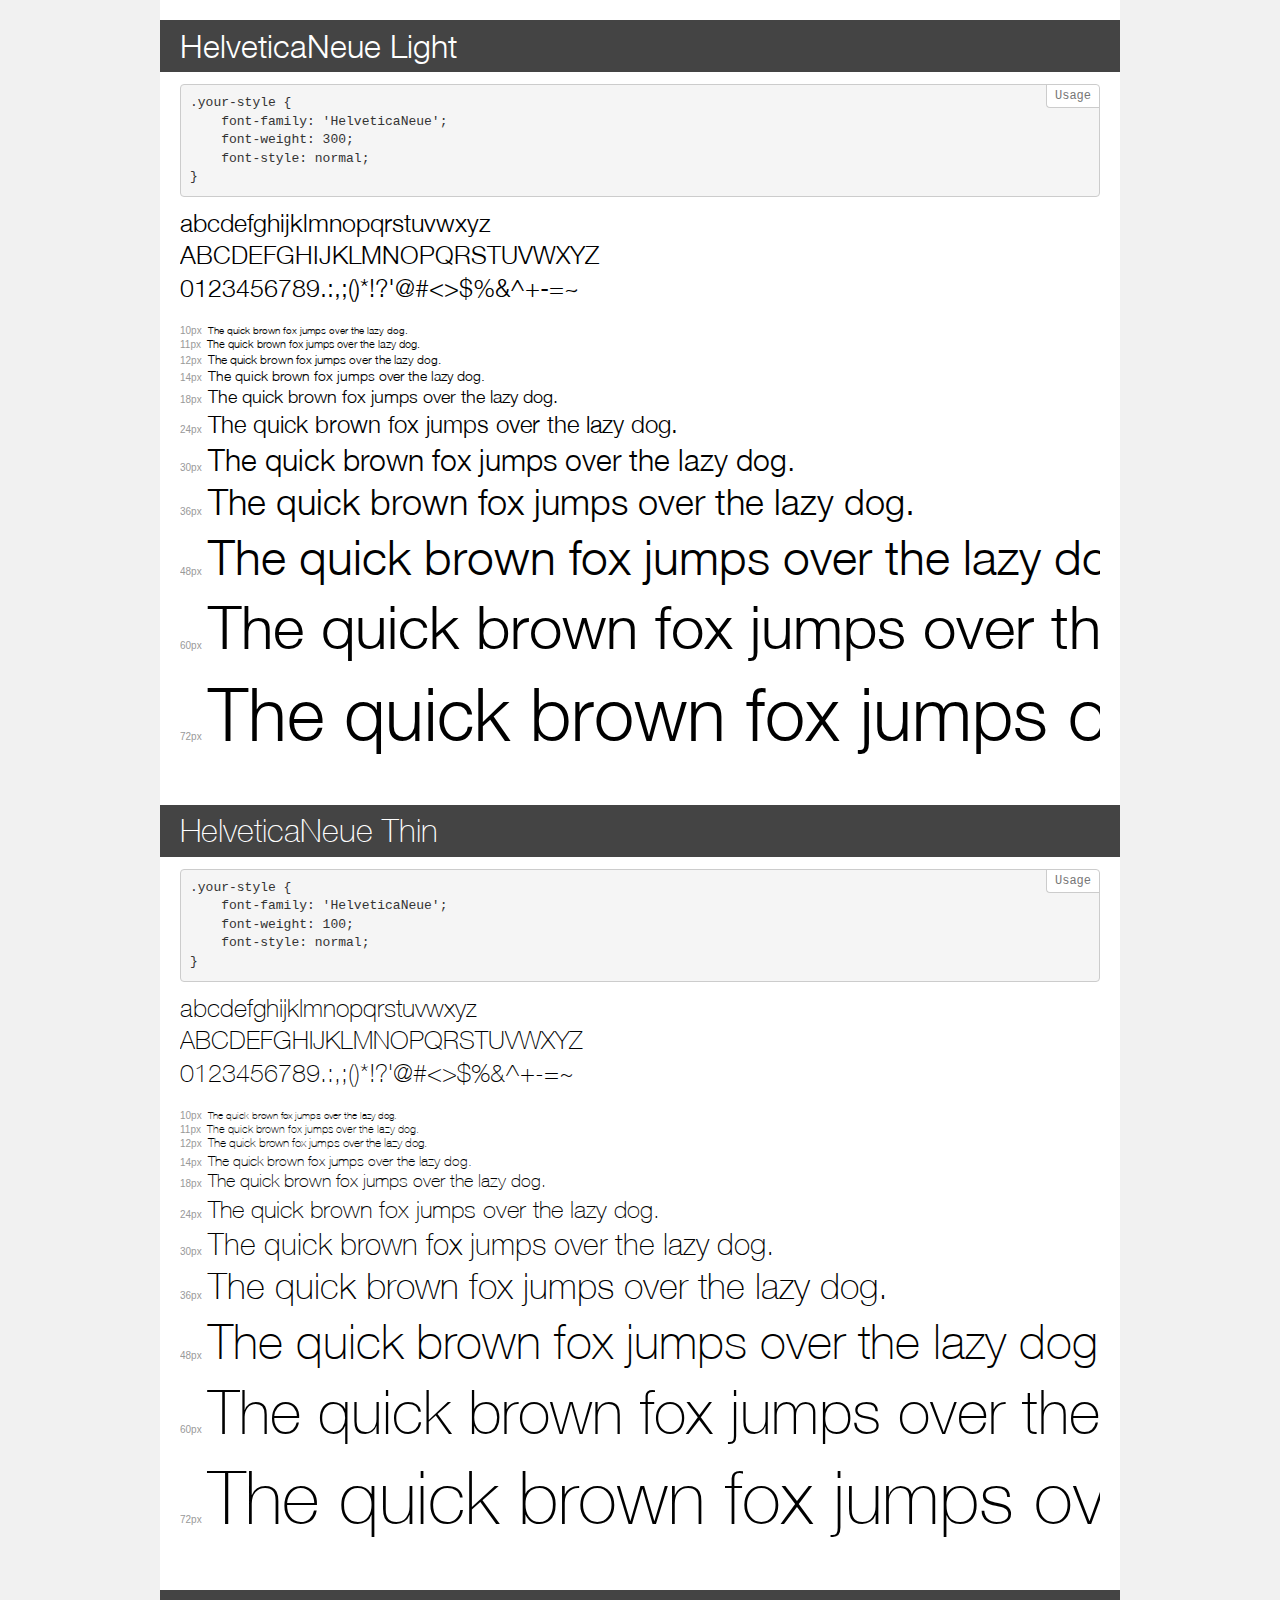
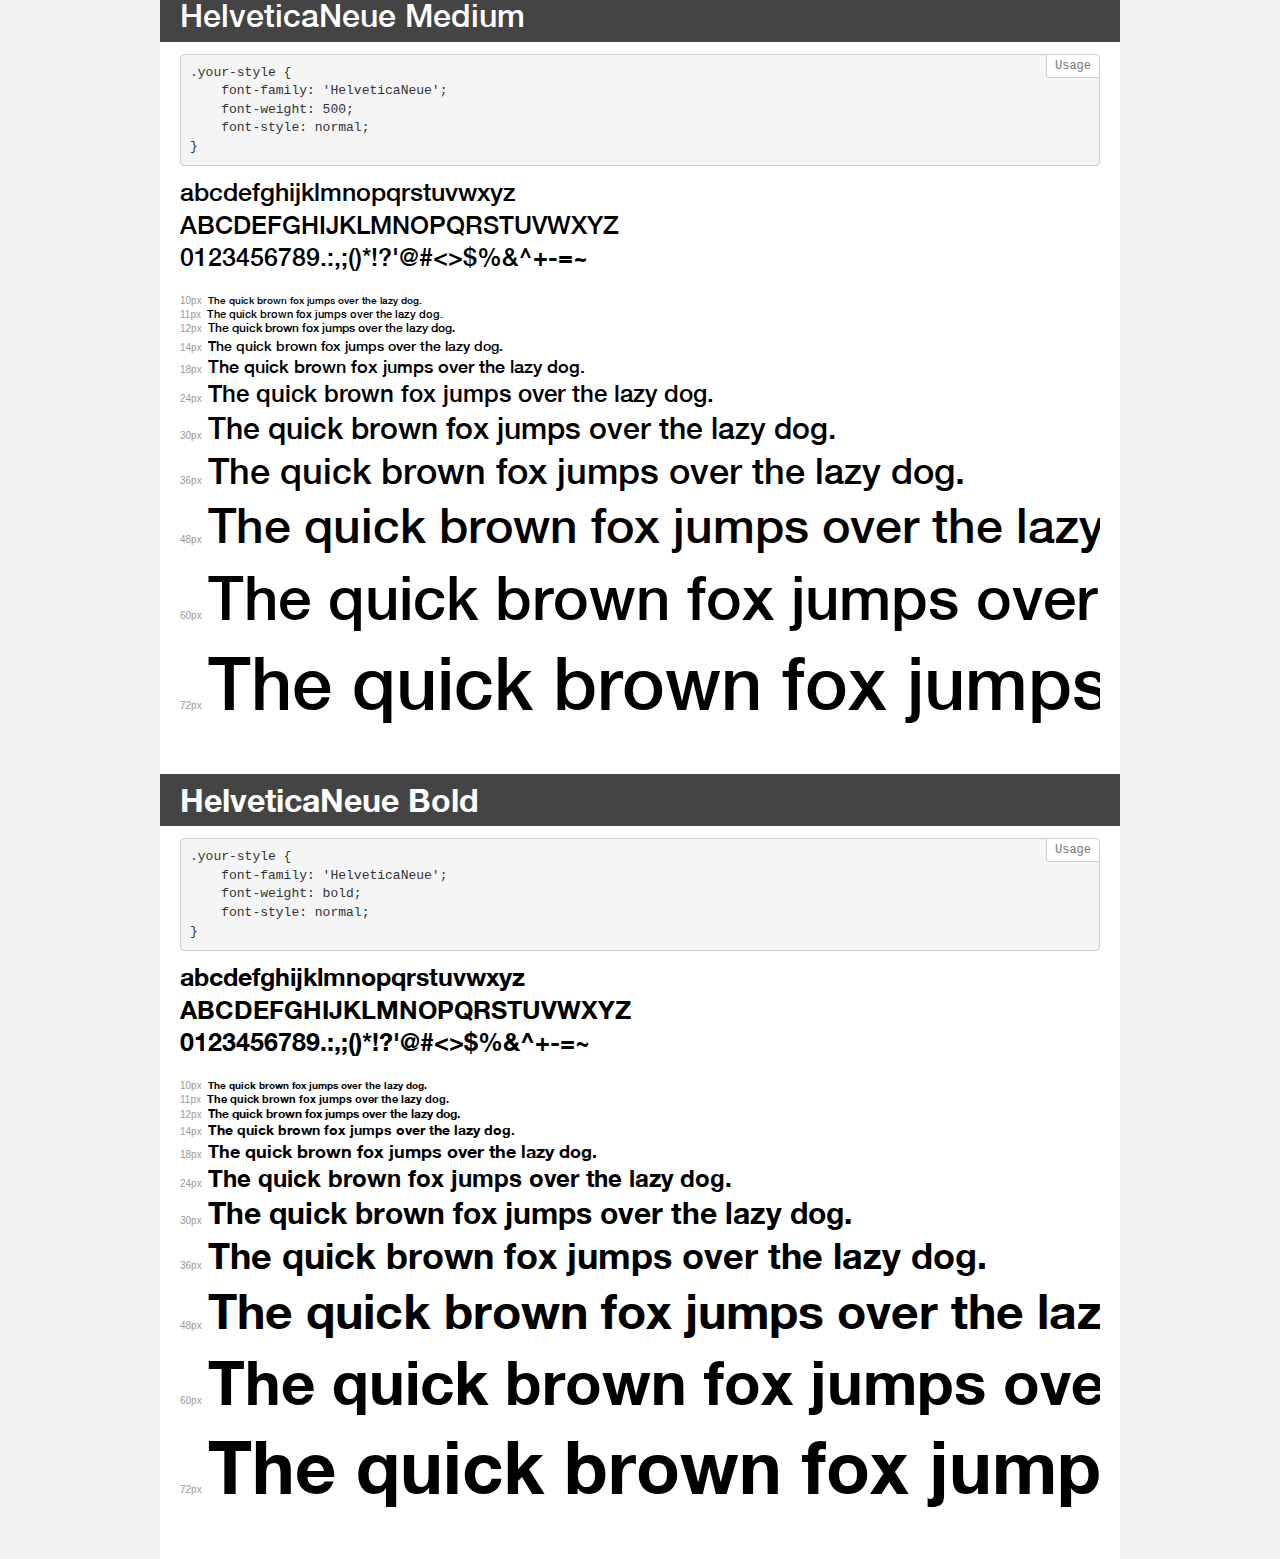
<file: fonts/demo.html>
<!DOCTYPE html>
<html>
<head>
    <meta charset="utf-8">
    <meta http-equiv="X-UA-Compatible" content="IE=edge">
    <meta name="viewport" content="width=device-width, initial-scale=1">
    <meta name="robots" content="noindex, noarchive">
    <meta name="format-detection" content="telephone=no">
    <title>Transfonter demo</title>
    <link href="stylesheet.css" rel="stylesheet">
    <style>
        /*
        http://meyerweb.com/eric/tools/css/reset/
        v2.0 | 20110126
        License: none (public domain)
        */
        html, body, div, span, applet, object, iframe,
        h1, h2, h3, h4, h5, h6, p, blockquote, pre,
        a, abbr, acronym, address, big, cite, code,
        del, dfn, em, img, ins, kbd, q, s, samp,
        small, strike, strong, sub, sup, tt, var,
        b, u, i, center,
        dl, dt, dd, ol, ul, li,
        fieldset, form, label, legend,
        table, caption, tbody, tfoot, thead, tr, th, td,
        article, aside, canvas, details, embed,
        figure, figcaption, footer, header, hgroup,
        menu, nav, output, ruby, section, summary,
        time, mark, audio, video {
            margin: 0;
            padding: 0;
            border: 0;
            font-size: 100%;
            font: inherit;
            vertical-align: baseline;
        }
        /* HTML5 display-role reset for older browsers */
        article, aside, details, figcaption, figure,
        footer, header, hgroup, menu, nav, section {
            display: block;
        }
        body {
            line-height: 1;
        }
        ol, ul {
            list-style: none;
        }
        blockquote, q {
            quotes: none;
        }
        blockquote:before, blockquote:after,
        q:before, q:after {
            content: '';
            content: none;
        }
        table {
            border-collapse: collapse;
            border-spacing: 0;
        }
        /* common styles */
        body {
            background: #f1f1f1;
            color: #000;
        }
        .page {
            background: #fff;
            width: 920px;
            margin: 0 auto;
            padding: 20px 20px 0 20px;
            overflow: hidden;
        }
        .font-container {
            overflow-x: auto;
            overflow-y: hidden;
            margin-bottom: 40px;
            line-height: 1.3;
            white-space: nowrap;
            padding-bottom: 5px;
        }
        h1 {
            position: relative;
            background: #444;
            font-size: 32px;
            color: #fff;
            padding: 10px 20px;
            margin: 0 -20px 12px -20px;
        }
        .letters {
            font-size: 25px;
            margin-bottom: 20px;
        }
        .s10:before {
            content: '10px';
        }
        .s11:before {
            content: '11px';
        }
        .s12:before {
            content: '12px';
        }
        .s14:before {
            content: '14px';
        }
        .s18:before {
            content: '18px';
        }
        .s24:before {
            content: '24px';
        }
        .s30:before {
            content: '30px';
        }
        .s36:before {
            content: '36px';
        }
        .s48:before {
            content: '48px';
        }
        .s60:before {
            content: '60px';
        }
        .s72:before {
            content: '72px';
        }
        .s10:before, .s11:before, .s12:before, .s14:before,
        .s18:before, .s24:before, .s30:before, .s36:before,
        .s48:before, .s60:before, .s72:before {
            font-family: Arial, sans-serif;
            font-size: 10px;
            font-weight: normal;
            font-style: normal;
            color: #999;
            padding-right: 6px;
        }
        pre {
            display: block;
            position: relative;
            padding: 9px;
            margin: 0 0 10px;
            font-family: Monaco, Menlo, Consolas, "Courier New", monospace !important;
            font-size: 13px;
            line-height: 1.428571429;
            color: #333;
            font-weight: normal !important;
            font-style: normal !important;
            background-color: #f5f5f5;
            border: 1px solid #ccc;
            overflow-x: auto;
            border-radius: 4px;
        }
        pre:after {
            display: block;
            position: absolute;
            right: 0;
            top: 0;
            content: 'Usage';
            line-height: 1;
            padding: 5px 8px;
            font-size: 12px;
            color: #767676;
            background-color: #fff;
            border: 1px solid #ccc;
            border-right: none;
            border-top: none;
            border-radius: 0 4px 0 4px;
            z-index: 10;
        }
        /* responsive */
        @media (max-width: 959px) {
            .page {
                width: auto;
                margin: 0;
            }
        }
    </style>
</head>
<body>
<div class="page">
    <div class="demo" style="font-family: 'HelveticaNeue'; font-weight: 300; font-style: normal;">
        <h1>HelveticaNeue Light</h1>
        <pre>.your-style {
    font-family: 'HelveticaNeue';
    font-weight: 300;
    font-style: normal;
}</pre>
        <div class="font-container">
            <p class="letters">
                abcdefghijklmnopqrstuvwxyz<br>
ABCDEFGHIJKLMNOPQRSTUVWXYZ<br>
                0123456789.:,;()*!?'@#<>$%&^+-=~
            </p>
            <p class="s10" style="font-size: 10px;">The quick brown fox jumps over the lazy dog.</p>
            <p class="s11" style="font-size: 11px;">The quick brown fox jumps over the lazy dog.</p>
            <p class="s12" style="font-size: 12px;">The quick brown fox jumps over the lazy dog.</p>
            <p class="s14" style="font-size: 14px;">The quick brown fox jumps over the lazy dog.</p>
            <p class="s18" style="font-size: 18px;">The quick brown fox jumps over the lazy dog.</p>
            <p class="s24" style="font-size: 24px;">The quick brown fox jumps over the lazy dog.</p>
            <p class="s30" style="font-size: 30px;">The quick brown fox jumps over the lazy dog.</p>
            <p class="s36" style="font-size: 36px;">The quick brown fox jumps over the lazy dog.</p>
            <p class="s48" style="font-size: 48px;">The quick brown fox jumps over the lazy dog.</p>
            <p class="s60" style="font-size: 60px;">The quick brown fox jumps over the lazy dog.</p>
            <p class="s72" style="font-size: 72px;">The quick brown fox jumps over the lazy dog.</p>
        </div>
    </div>
    <div class="demo" style="font-family: 'HelveticaNeue'; font-weight: 100; font-style: normal;">
        <h1>HelveticaNeue Thin</h1>
        <pre>.your-style {
    font-family: 'HelveticaNeue';
    font-weight: 100;
    font-style: normal;
}</pre>
        <div class="font-container">
            <p class="letters">
                abcdefghijklmnopqrstuvwxyz<br>
ABCDEFGHIJKLMNOPQRSTUVWXYZ<br>
                0123456789.:,;()*!?'@#<>$%&^+-=~
            </p>
            <p class="s10" style="font-size: 10px;">The quick brown fox jumps over the lazy dog.</p>
            <p class="s11" style="font-size: 11px;">The quick brown fox jumps over the lazy dog.</p>
            <p class="s12" style="font-size: 12px;">The quick brown fox jumps over the lazy dog.</p>
            <p class="s14" style="font-size: 14px;">The quick brown fox jumps over the lazy dog.</p>
            <p class="s18" style="font-size: 18px;">The quick brown fox jumps over the lazy dog.</p>
            <p class="s24" style="font-size: 24px;">The quick brown fox jumps over the lazy dog.</p>
            <p class="s30" style="font-size: 30px;">The quick brown fox jumps over the lazy dog.</p>
            <p class="s36" style="font-size: 36px;">The quick brown fox jumps over the lazy dog.</p>
            <p class="s48" style="font-size: 48px;">The quick brown fox jumps over the lazy dog.</p>
            <p class="s60" style="font-size: 60px;">The quick brown fox jumps over the lazy dog.</p>
            <p class="s72" style="font-size: 72px;">The quick brown fox jumps over the lazy dog.</p>
        </div>
    </div>
    <div class="demo" style="font-family: 'HelveticaNeue'; font-weight: 500; font-style: normal;">
        <h1>HelveticaNeue Medium</h1>
        <pre>.your-style {
    font-family: 'HelveticaNeue';
    font-weight: 500;
    font-style: normal;
}</pre>
        <div class="font-container">
            <p class="letters">
                abcdefghijklmnopqrstuvwxyz<br>
ABCDEFGHIJKLMNOPQRSTUVWXYZ<br>
                0123456789.:,;()*!?'@#<>$%&^+-=~
            </p>
            <p class="s10" style="font-size: 10px;">The quick brown fox jumps over the lazy dog.</p>
            <p class="s11" style="font-size: 11px;">The quick brown fox jumps over the lazy dog.</p>
            <p class="s12" style="font-size: 12px;">The quick brown fox jumps over the lazy dog.</p>
            <p class="s14" style="font-size: 14px;">The quick brown fox jumps over the lazy dog.</p>
            <p class="s18" style="font-size: 18px;">The quick brown fox jumps over the lazy dog.</p>
            <p class="s24" style="font-size: 24px;">The quick brown fox jumps over the lazy dog.</p>
            <p class="s30" style="font-size: 30px;">The quick brown fox jumps over the lazy dog.</p>
            <p class="s36" style="font-size: 36px;">The quick brown fox jumps over the lazy dog.</p>
            <p class="s48" style="font-size: 48px;">The quick brown fox jumps over the lazy dog.</p>
            <p class="s60" style="font-size: 60px;">The quick brown fox jumps over the lazy dog.</p>
            <p class="s72" style="font-size: 72px;">The quick brown fox jumps over the lazy dog.</p>
        </div>
    </div>
    <div class="demo" style="font-family: 'HelveticaNeue'; font-weight: bold; font-style: normal;">
        <h1>HelveticaNeue Bold</h1>
        <pre>.your-style {
    font-family: 'HelveticaNeue';
    font-weight: bold;
    font-style: normal;
}</pre>
        <div class="font-container">
            <p class="letters">
                abcdefghijklmnopqrstuvwxyz<br>
ABCDEFGHIJKLMNOPQRSTUVWXYZ<br>
                0123456789.:,;()*!?'@#<>$%&^+-=~
            </p>
            <p class="s10" style="font-size: 10px;">The quick brown fox jumps over the lazy dog.</p>
            <p class="s11" style="font-size: 11px;">The quick brown fox jumps over the lazy dog.</p>
            <p class="s12" style="font-size: 12px;">The quick brown fox jumps over the lazy dog.</p>
            <p class="s14" style="font-size: 14px;">The quick brown fox jumps over the lazy dog.</p>
            <p class="s18" style="font-size: 18px;">The quick brown fox jumps over the lazy dog.</p>
            <p class="s24" style="font-size: 24px;">The quick brown fox jumps over the lazy dog.</p>
            <p class="s30" style="font-size: 30px;">The quick brown fox jumps over the lazy dog.</p>
            <p class="s36" style="font-size: 36px;">The quick brown fox jumps over the lazy dog.</p>
            <p class="s48" style="font-size: 48px;">The quick brown fox jumps over the lazy dog.</p>
            <p class="s60" style="font-size: 60px;">The quick brown fox jumps over the lazy dog.</p>
            <p class="s72" style="font-size: 72px;">The quick brown fox jumps over the lazy dog.</p>
        </div>
    </div>
</div>
</body>
</html>
</file>
<file: fonts/stylesheet.css>
@font-face {
    font-family: 'HelveticaNeue';
    src: url('HelveticaNeueLight.eot');
    src: local('HelveticaNeue Light'), local('HelveticaNeueLight'),
        url('HelveticaNeueLight.eot?#iefix') format('embedded-opentype'),
        url('HelveticaNeueLight.woff2') format('woff2'),
        url('HelveticaNeueLight.woff') format('woff'),
        url('HelveticaNeueLight.ttf') format('truetype');
    font-weight: 300;
    font-style: normal;
}

@font-face {
    font-family: 'HelveticaNeue';
    src: url('HelveticaNeueThin.eot');
    src: local('HelveticaNeue Thin'), local('HelveticaNeueThin'),
        url('HelveticaNeueThin.eot?#iefix') format('embedded-opentype'),
        url('HelveticaNeueThin.woff2') format('woff2'),
        url('HelveticaNeueThin.woff') format('woff'),
        url('HelveticaNeueThin.ttf') format('truetype');
    font-weight: 100;
    font-style: normal;
}

@font-face {
    font-family: 'HelveticaNeue';
    src: url('HelveticaNeueMedium.eot');
    src: local('HelveticaNeue Medium'), local('HelveticaNeueMedium'),
        url('HelveticaNeueMedium.eot?#iefix') format('embedded-opentype'),
        url('HelveticaNeueMedium.woff2') format('woff2'),
        url('HelveticaNeueMedium.woff') format('woff'),
        url('HelveticaNeueMedium.ttf') format('truetype');
    font-weight: 500;
    font-style: normal;
}

@font-face {
    font-family: 'HelveticaNeue';
    src: url('HelveticaNeueBold.eot');
    src: local('HelveticaNeue Bold'), local('HelveticaNeueBold'),
        url('HelveticaNeueBold.eot?#iefix') format('embedded-opentype'),
        url('HelveticaNeueBold.woff2') format('woff2'),
        url('HelveticaNeueBold.woff') format('woff'),
        url('HelveticaNeueBold.ttf') format('truetype');
    font-weight: bold;
    font-style: normal;
}
</file>
